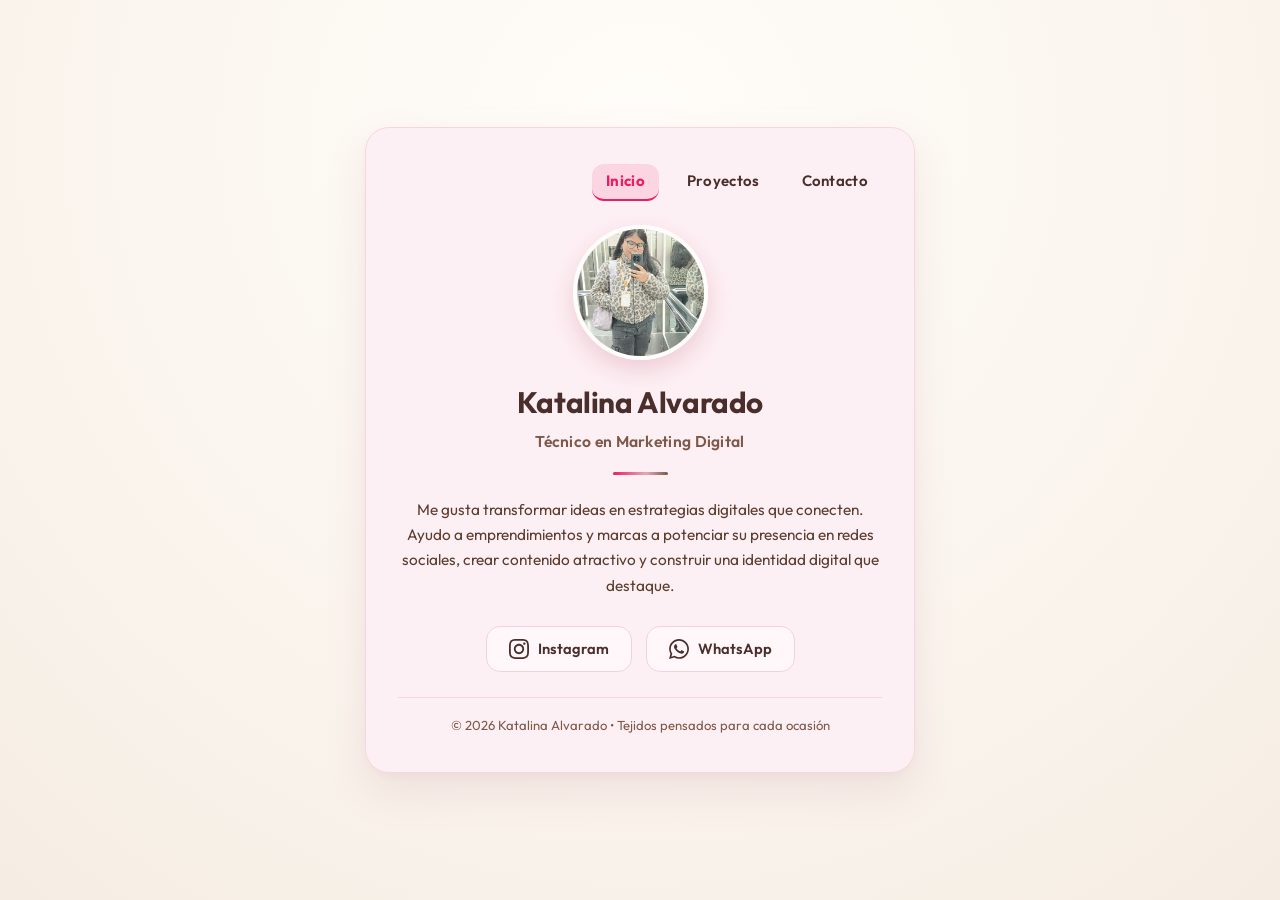
<file: index.html>
<!DOCTYPE html>
<html lang="es">

<head>
    <meta charset="UTF-8">
    <meta name="viewport" content="width=device-width, initial-scale=1.0">
    <title>Katalina Alvarado | Portafolio Marketing Digital</title>
    <!-- Vinculación del archivo CSS externo compartido -->
    <link rel="stylesheet" href="css/style.css">
    <!-- Tipografía desde Google Fonts (Outfit) -->
    <link rel="preconnect" href="https://fonts.googleapis.com">
    <link rel="preconnect" href="https://fonts.gstatic.com" crossorigin>
    <link href="https://fonts.googleapis.com/css2?family=Outfit:wght@300;400;500;600;700&display=swap" rel="stylesheet">
    <!-- Librería AOS (Animate On Scroll) - Hoja de Estilos -->
    <link rel="stylesheet" href="https://unpkg.com/aos@next/dist/aos.css">
</head>

<body>

    <!-- CONTENEDOR CENTRAL (TARJETA) -->
    <!-- Solucionado con la guía de HTML/CSS: Maquetación semántica y atributos AOS -->
    <main class="card" data-aos="fade-up" data-aos-duration="800">

        <!-- 1. Encabezado y Menú de Navegación Común -->
        <header class="main-header">
            <nav class="nav-menu" aria-label="Navegación principal">
                <a href="index.html" class="active">Inicio</a>
                <a href="proyectos.html">Proyectos</a>
                <a href="contacto.html">Contacto</a>
            </nav>
        </header>

        <!-- 2. Sección de Perfil y Presentación -->
        <section class="profile-info">
            <!-- Avatar Circular -->
            <div class="avatar-container" data-aos="zoom-in" data-aos-delay="200">
                <img src="img/avatar.jpg" alt="Fotografía de Katalina Alvarado" class="avatar-img">
            </div>

            <!-- Jerarquía de Textos y Títulos -->
            <h1 class="name">Katalina Alvarado</h1>
            <p class="subtitle">Técnico en Marketing Digital</p>

            <hr class="divider">

            <p class="bio">
                Me gusta transformar ideas en estrategias digitales que conecten. Ayudo a emprendimientos y marcas
                a potenciar su presencia en redes sociales, crear contenido atractivo y construir una identidad digital
                que
                destaque.
            </p>
        </section>

        <!-- 3. Botones de Enlace a Redes Sociales con Iconos SVG y Efecto Hover/Brillo -->
        <section class="social-section" aria-label="Enlaces sociales">
            <div class="social-links" data-aos="fade-up" data-aos-delay="300">
                <a href="https://www.instagram.com/kataatejidos" target="_blank" rel="noopener noreferrer"
                    class="btn btn-instagram" title="Perfil de Instagram">
                    <svg class="social-icon" width="20" height="20" viewBox="0 0 24 24" fill="currentColor"
                        aria-hidden="true">
                        <path
                            d="M12 2.163c3.204 0 3.584.012 4.85.07 3.252.148 4.771 1.691 4.919 4.919.058 1.265.069 1.645.069 4.849 0 3.205-.012 3.584-.069 4.849-.149 3.225-1.664 4.771-4.919 4.919-1.266.058-1.644.07-4.85.07-3.204 0-3.584-.012-4.849-.07-3.26-.149-4.771-1.699-4.919-4.92-.058-1.265-.07-1.644-.07-4.849 0-3.204.013-3.583.07-4.849.149-3.227 1.664-4.771 4.919-4.919 1.266-.057 1.645-.069 4.849-.069zm0-2.163c-3.259 0-3.667.014-4.947.072-4.358.2-6.78 2.618-6.98 6.98-.059 1.281-.073 1.689-.073 4.948 0 3.259.014 3.668.072 4.948.2 4.358 2.618 6.78 6.98 6.98 1.281.058 1.689.072 4.948.072 3.259 0 3.668-.014 4.948-.072 4.354-.2 6.782-2.618 6.979-6.98.059-1.28.073-1.689.073-4.948 0-3.259-.014-3.667-.072-4.947-.196-4.354-2.617-6.78-6.979-6.98-1.281-.059-1.69-.073-4.949-.073zm0 5.838c-3.403 0-6.162 2.759-6.162 6.162s2.759 6.163 6.162 6.163 6.162-2.759 6.162-6.163c0-3.403-2.759-6.162-6.162-6.162zm0 10.162c-2.209 0-4-1.79-4-4 0-2.209 1.791-4 4-4s4 1.791 4 4c0 2.21-1.791 4-4 4zm6.406-11.845c-.796 0-1.441.645-1.441 1.44s.645 1.44 1.441 1.44c.795 0 1.439-.645 1.439-1.44s-.644-1.44-1.439-1.44z" />
                    </svg>
                    <span>Instagram</span>
                </a>
                <a href="https://web.whatsapp.com/" target="_blank" rel="noopener noreferrer" class="btn btn-whatsapp"
                    title="Contactar por WhatsApp">
                    <svg class="social-icon" width="20" height="20" viewBox="0 0 24 24" fill="currentColor"
                        aria-hidden="true">
                        <path
                            d="M.057 24l1.687-6.163c-1.041-1.804-1.588-3.849-1.587-5.946.003-6.556 5.338-11.891 11.893-11.891 3.181.001 6.167 1.24 8.413 3.488 2.245 2.248 3.481 5.236 3.48 8.414-.003 6.557-5.338 11.892-11.893 11.892-1.99-.001-3.951-.5-5.688-1.448l-6.305 1.654zm6.597-3.807c1.676.995 3.276 1.591 5.392 1.592 5.448 0 9.886-4.434 9.889-9.885.002-5.462-4.415-9.89-9.881-9.892-5.452 0-9.887 4.434-9.889 9.884-.001 2.225.651 3.891 1.746 5.634l-.999 3.648 3.742-.981zm11.387-5.464c-.074-.124-.272-.198-.57-.347-.297-.149-1.758-.868-2.031-.967-.272-.099-.47-.149-.669.149-.198.297-.768.967-.941 1.165-.173.198-.347.223-.644.074-.297-.149-1.255-.462-2.39-1.475-.883-.788-1.48-1.761-1.653-2.059-.173-.297-.018-.458.13-.606.134-.133.297-.347.446-.521.151-.172.2-.296.3-.495.099-.198.05-.372-.025-.521-.075-.148-.669-1.611-.916-2.206-.242-.579-.487-.501-.669-.51l-.57-.01c-.198 0-.52.074-.792.372s-1.04 1.016-1.04 2.479 1.065 2.876 1.213 3.074c.149.198 2.095 3.2 5.076 4.487.709.306 1.263.489 1.694.626.712.226 1.36.194 1.872.118.571-.085 1.758-.719 2.006-1.413.248-.695.248-1.29.173-1.414z" />
                    </svg>
                    <span>WhatsApp</span>
                </a>
            </div>
        </section>

        <!-- 4. Pie de Página Semántico -->
        <footer class="main-footer">
            <p>&copy; 2026 Katalina Alvarado &bull; Tejidos pensados para cada ocasión</p>
        </footer>

    </main>

    <!-- Librería AOS (Animate On Scroll) - Script de Inicialización -->
    <script src="https://unpkg.com/aos@next/dist/aos.js"></script>
    <script>
        AOS.init({
            duration: 800,
            once: true
        });
    </script>

</body>

</html>
</file>
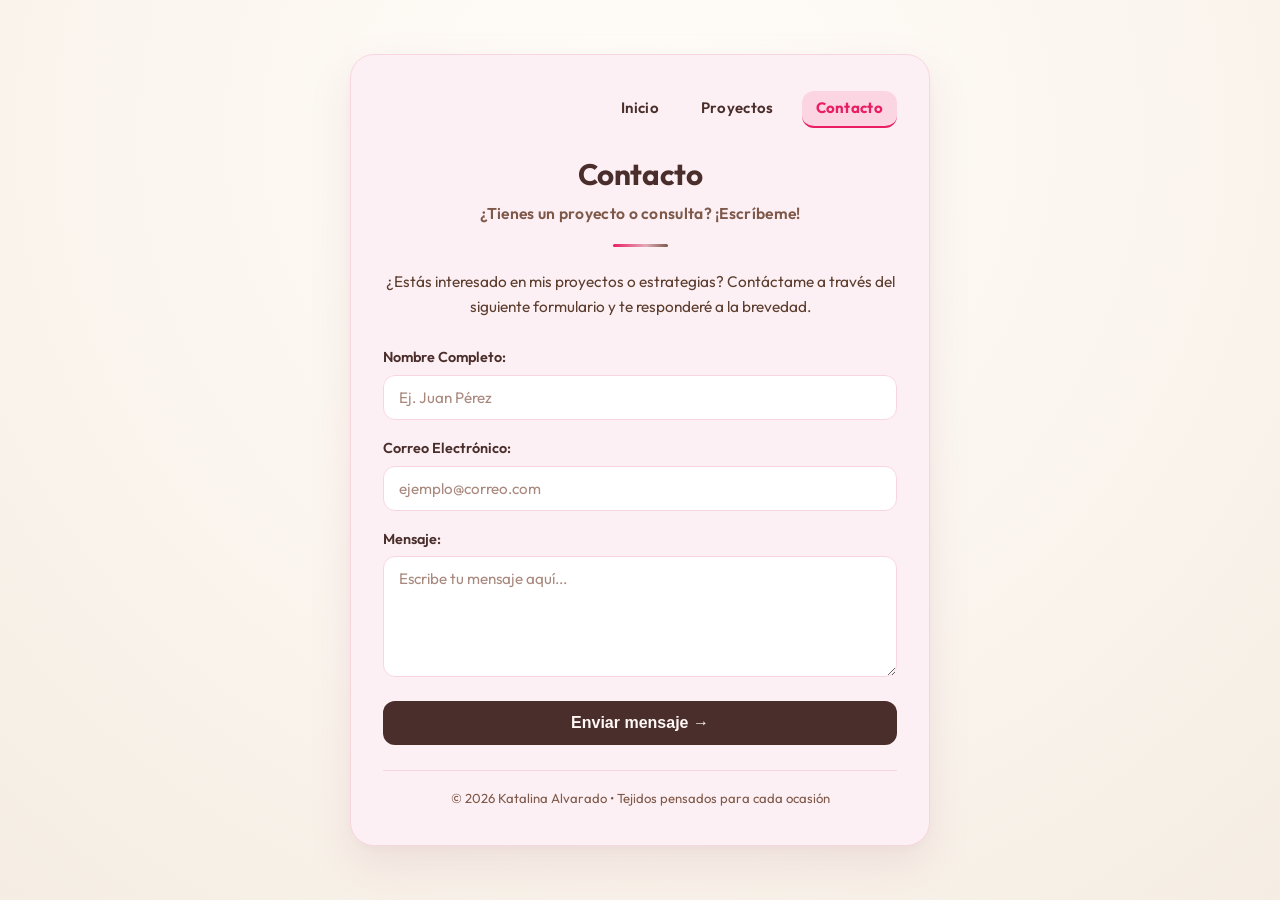
<file: contacto.html>
<!DOCTYPE html>
<html lang="es">

<head>
    <meta charset="UTF-8">
    <meta name="viewport" content="width=device-width, initial-scale=1.0">
    <title>Contacto | Katalina Alvarado</title>
    <!-- Vinculación del archivo CSS externo compartido -->
    <link rel="stylesheet" href="css/style.css">
    <!-- Tipografía desde Google Fonts (Outfit) -->
    <link rel="preconnect" href="https://fonts.googleapis.com">
    <link rel="preconnect" href="https://fonts.gstatic.com" crossorigin>
    <link href="https://fonts.googleapis.com/css2?family=Outfit:wght@300;400;500;600;700&display=swap" rel="stylesheet">
    <!-- Librería AOS (Animate On Scroll) - Hoja de Estilos -->
    <link rel="stylesheet" href="https://unpkg.com/aos@next/dist/aos.css">
</head>

<body>

    <!-- CONTENEDOR CENTRAL DE CONTACTO (CARD ADAPTABLE) -->
    <!-- Solucionado con la guía de HTML/CSS: Formulario accesible con validación nativa -->
    <main class="card card-contact" data-aos="fade-up" data-aos-duration="800">

        <!-- 1. Encabezado y Menú de Navegación Común -->
        <header class="main-header">
            <nav class="nav-menu" aria-label="Navegación principal">
                <a href="index.html">Inicio</a>
                <a href="proyectos.html">Proyectos</a>
                <a href="contacto.html" class="active">Contacto</a>
            </nav>
        </header>

        <!-- 2. Sección del Formulario de Contacto -->
        <section class="contact-section">
            <h1 class="name">Contacto</h1>
            <p class="subtitle">¿Tienes un proyecto o consulta? ¡Escríbeme!</p>
            <hr class="divider">

            <p class="bio">
                ¿Estás interesado en mis proyectos o estrategias? Contáctame a través del siguiente formulario y te
                responderé a la brevedad.
            </p>

            <form action="#" method="POST" class="contact-form" data-aos="fade-up" data-aos-delay="150">
                <div class="form-group">
                    <label for="username">Nombre Completo:</label>
                    <input type="text" id="username" name="username" placeholder="Ej. Juan Pérez" required
                        autocomplete="name">
                </div>

                <div class="form-group">
                    <label for="email">Correo Electrónico:</label>
                    <input type="email" id="email" name="email" placeholder="ejemplo@correo.com" required
                        autocomplete="email">
                </div>

                <div class="form-group">
                    <label for="message">Mensaje:</label>
                    <textarea id="message" name="message" rows="5" placeholder="Escribe tu mensaje aquí..."
                        required></textarea>
                </div>

                <button type="submit" class="btn-submit" data-aos="zoom-in" data-aos-delay="250">
                    Enviar mensaje &rarr;
                </button>
            </form>
        </section>

        <!-- 3. Pie de Página Semántico -->
        <footer class="main-footer">
            <p>&copy; 2026 Katalina Alvarado &bull; Tejidos pensados para cada ocasión</p>
        </footer>

    </main>

    <!-- Librería AOS (Animate On Scroll) - Script de Inicialización -->
    <script src="https://unpkg.com/aos@next/dist/aos.js"></script>
    <script>
        AOS.init({
            duration: 800,
            once: true
        });
    </script>

</body>

</html>
</file>
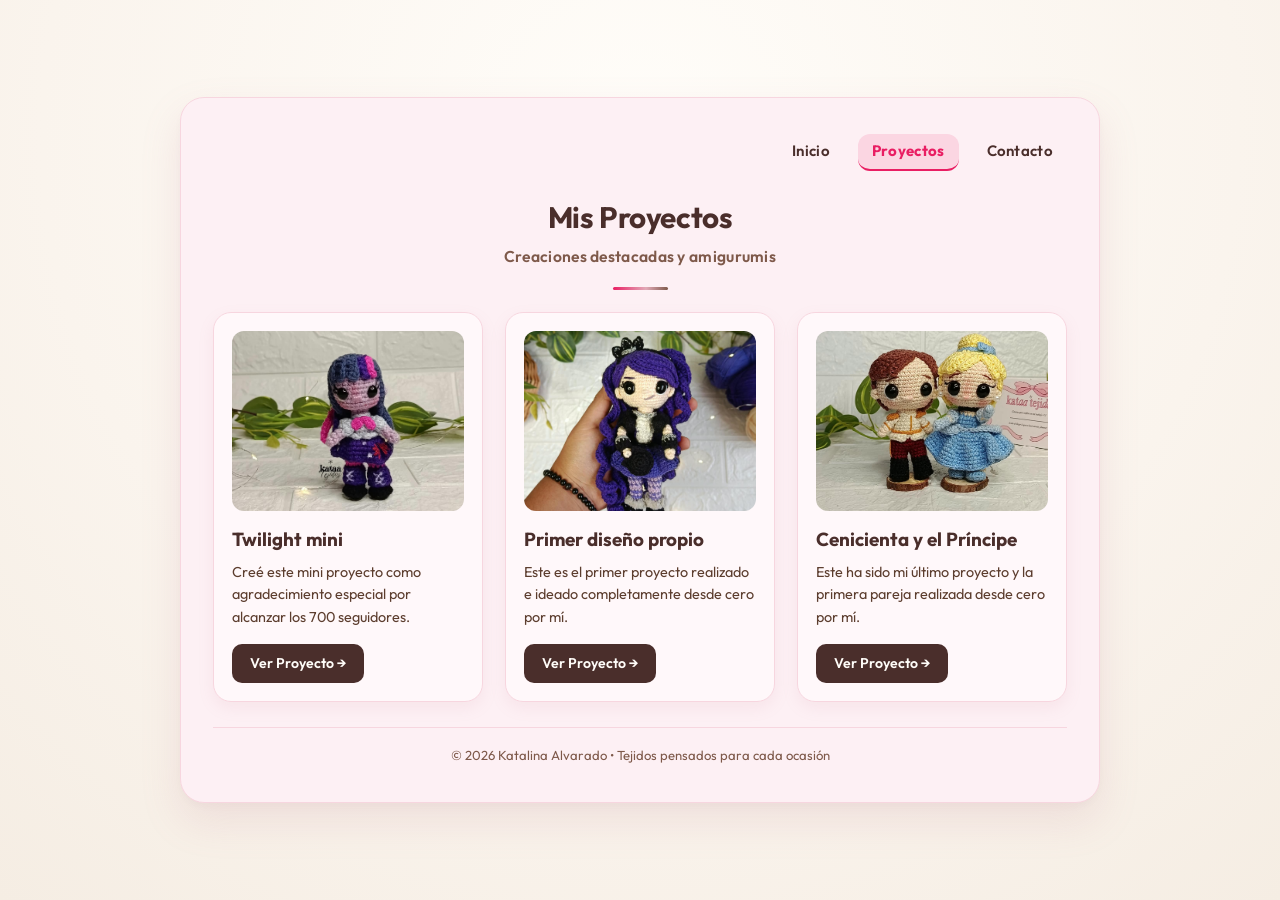
<file: proyectos.html>
<!DOCTYPE html>
<html lang="es">

<head>
    <meta charset="UTF-8">
    <meta name="viewport" content="width=device-width, initial-scale=1.0">
    <title>Proyectos | Katalina Alvarado</title>
    <!-- Vinculación del archivo CSS externo compartido -->
    <link rel="stylesheet" href="css/style.css">
    <!-- Tipografía desde Google Fonts (Outfit) -->
    <link rel="preconnect" href="https://fonts.googleapis.com">
    <link rel="preconnect" href="https://fonts.gstatic.com" crossorigin>
    <link href="https://fonts.googleapis.com/css2?family=Outfit:wght@300;400;500;600;700&display=swap" rel="stylesheet">
    <!-- Librería AOS (Animate On Scroll) - Hoja de Estilos -->
    <link rel="stylesheet" href="https://unpkg.com/aos@next/dist/aos.css">
</head>

<body>

    <!-- CONTENEDOR CENTRAL DE PROYECTOS (CARD ADAPTABLE) -->
    <!-- Solucionado con la guía de HTML/CSS: Contenedor con ancho óptimo para grillas responsivas -->
    <main class="card card-wide" data-aos="fade-up" data-aos-duration="800">

        <!-- 1. Encabezado y Menú de Navegación Común -->
        <header class="main-header">
            <nav class="nav-menu" aria-label="Navegación principal">
                <a href="index.html">Inicio</a>
                <a href="proyectos.html" class="active">Proyectos</a>
                <a href="contacto.html">Contacto</a>
            </nav>
        </header>

        <!-- 2. Sección Principal de Proyectos -->
        <section class="projects-section">
            <h1 class="name">Mis Proyectos</h1>
            <p class="subtitle">Creaciones destacadas y amigurumis</p>
            <hr class="divider">

            <!-- Cuadrícula Responsiva de Proyectos (1 columna en celular, 3 en escritorio) -->
            <div class="projects-grid">

                <!-- Proyecto 1 -->
                <article class="project-card" data-aos="fade-up" data-aos-delay="100">
                    <div class="project-img-container">
                        <img src="img/proyecto1.jpg" alt="Amigurumi Twilight mini tejido a crochet" class="project-img">
                    </div>
                    <div class="project-info">
                        <h3 class="project-name">Twilight mini</h3>
                        <p class="project-desc">Creé este mini proyecto como agradecimiento especial por alcanzar los
                            700 seguidores.</p>
                        <a href="https://www.instagram.com/kataatejidos" target="_blank" rel="noopener noreferrer"
                            class="btn btn-project">
                            Ver Proyecto &rarr;
                        </a>
                    </div>
                </article>

                <!-- Proyecto 2 -->
                <article class="project-card" data-aos="fade-up" data-aos-delay="200">
                    <div class="project-img-container">
                        <img src="img/proyecto2.jpg"
                            alt="Muñeco amigurumi tejido correspondiente al primer diseño propio de la autora"
                            class="project-img">
                    </div>
                    <div class="project-info">
                        <h3 class="project-name">Primer diseño propio</h3>
                        <p class="project-desc">Este es el primer proyecto realizado e ideado completamente desde cero
                            por mí.</p>
                        <a href="https://www.instagram.com/kataatejidos" target="_blank" rel="noopener noreferrer"
                            class="btn btn-project">
                            Ver Proyecto &rarr;
                        </a>
                    </div>
                </article>

                <!-- Proyecto 3 -->
                <article class="project-card" data-aos="fade-up" data-aos-delay="300">
                    <div class="project-img-container">
                        <img src="img/proyecto3.jpg" alt="Pareja de amigurumis tejidos de Cenicienta y el Príncipe"
                            class="project-img">
                    </div>
                    <div class="project-info">
                        <h3 class="project-name">Cenicienta y el Príncipe</h3>
                        <p class="project-desc">Este ha sido mi último proyecto y la primera pareja realizada desde cero
                            por mí.</p>
                        <a href="https://www.instagram.com/kataatejidos" target="_blank" rel="noopener noreferrer"
                            class="btn btn-project">
                            Ver Proyecto &rarr;
                        </a>
                    </div>
                </article>

            </div>
        </section>

        <!-- 3. Pie de Página Semántico -->
        <footer class="main-footer">
            <p>&copy; 2026 Katalina Alvarado &bull; Tejidos pensados para cada ocasión</p>
        </footer>

    </main>

    <!-- Librería AOS (Animate On Scroll) - Script de Inicialización -->
    <script src="https://unpkg.com/aos@next/dist/aos.js"></script>
    <script>
        AOS.init({
            duration: 800,
            once: true
        });
    </script>

</body>

</html>
</file>
<file: css/style.css>
/* ==========================================================================
   1. VARIABLES CSS - PALETA DE COLOR Y EFECTOS (REGLA 60-30-10)
   ========================================================================== */
:root {
    /* Fondo crema claro (60% Color Dominante) */
    --bg-cream: #FAF5EE;
    --bg-cream-gradient: radial-gradient(circle at 50% 15%, #FFFDF9 0%, #FAF4ED 60%, #F5EDE3 100%);

    /* Cuadro central rosado claro suave */
    --card-pink: #FDF0F4;
    --card-pink-border: #F7D6DF;
    --card-pink-inner: #FFF8FA;
    --card-shadow: 0 18px 40px rgba(194, 126, 146, 0.16), 0 4px 12px rgba(0, 0, 0, 0.03);

    /* Textos color café (30% Estructural) */
    --text-coffee: #4A2E2B;        /* Café oscuro para nombres y títulos */
    --text-coffee-body: #5C3D2E;   /* Café intermedio para biografía y textos */
    --text-coffee-muted: #7E594A;  /* Café suave para subtítulos y detalles */
    --divider-color: #E2AAB7;      /* Línea separadora */

    /* Acento rosado fuerte con brillo (10% Acento) */
    --pink-strong: #E91E63;
    --pink-glow: rgba(233, 30, 99, 0.7);
    --pink-glow-spread: 0 0 12px rgba(233, 30, 99, 0.7), 0 0 24px rgba(233, 30, 99, 0.35);

    /* Colores de brillo para redes sociales */
    --social-bg: #FFF7F9;
    --social-border: #F2D2DC;
    --instagram-color: #E1306C;
    --instagram-glow: 0 0 15px rgba(225, 48, 108, 0.75), 0 0 28px rgba(225, 48, 108, 0.4);
    --whatsapp-color: #25D366;
    --whatsapp-glow: 0 0 15px rgba(37, 211, 102, 0.75), 0 0 28px rgba(37, 211, 102, 0.4);
}

/* ==========================================================================
   2. RESET Y ESTILOS GENERALES
   ========================================================================== */
* {
    margin: 0;
    padding: 0;
    box-sizing: border-box;
}

html {
    scroll-behavior: smooth;
}

body {
    font-family: 'Outfit', -apple-system, BlinkMacSystemFont, 'Segoe UI', Roboto, sans-serif;
    background-color: var(--bg-cream);
    background-image: var(--bg-cream-gradient);
    color: var(--text-coffee-body);
    min-height: 100vh;
    display: flex;
    justify-content: center;
    align-items: center;
    padding: 30px 15px;
    overflow-x: hidden; /* Previene scroll horizontal */
    line-height: 1.5;
}

a {
    color: var(--text-coffee);
    text-decoration: none;
    transition: all 0.3s ease;
}

/* ==========================================================================
   3. CONTENEDOR CENTRAL RESPONSIVO (CARD)
   ========================================================================== */
.card {
    background-color: var(--card-pink);
    border: 1.5px solid var(--card-pink-border);
    width: 92%;
    max-width: 550px;
    border-radius: 24px;
    box-shadow: var(--card-shadow);
    padding: 36px 32px;
    text-align: center;
    position: relative;
    transition: transform 0.3s ease, box-shadow 0.3s ease;
}

/* Variante ancha para proyectos */
.card-wide {
    max-width: 920px;
}

/* Variante para formulario de contacto */
.card-contact {
    max-width: 580px;
}

/* ==========================================================================
   4. ENCABEZADO Y MENÚ DE NAVEGACIÓN
   ========================================================================== */
.main-header {
    margin-bottom: 24px;
}

.nav-menu {
    display: flex;
    justify-content: flex-end;
    gap: 14px;
    flex-wrap: wrap;
}

.nav-menu a {
    text-decoration: none;
    color: var(--text-coffee);
    font-size: 0.94rem;
    font-weight: 600;
    padding: 6px 14px;
    border-radius: 12px;
    letter-spacing: 0.3px;
    transition: all 0.3s ease;
}

.nav-menu a:hover {
    color: var(--pink-strong);
    background-color: rgba(233, 30, 99, 0.08);
    text-shadow: 0 0 10px var(--pink-glow);
}

.nav-menu a.active {
    color: var(--pink-strong);
    background-color: rgba(233, 30, 99, 0.12);
    font-weight: 700;
    border-bottom: 2px solid var(--pink-strong);
}

/* ==========================================================================
   5. PERFIL, AVATAR Y TIPOGRAFÍA (INICIO)
   ========================================================================== */
.profile-info {
    margin-bottom: 12px;
}

.avatar-container {
    width: 135px;
    height: 135px;
    margin: 0 auto 20px auto;
    border-radius: 50%;
    overflow: hidden;
    border: 4px solid #FFFDFB;
    box-shadow: 0 10px 25px rgba(205, 120, 145, 0.3);
    transition: transform 0.3s ease, box-shadow 0.3s ease;
}

.avatar-container:hover {
    transform: scale(1.04);
    box-shadow: 0 12px 28px rgba(233, 30, 99, 0.35);
}

.avatar-img {
    width: 100%;
    height: 100%;
    object-fit: cover;
    display: block;
}

.name, h1 {
    font-size: 1.85rem;
    font-weight: 700;
    color: var(--text-coffee);
    margin-bottom: 6px;
    letter-spacing: -0.4px;
}

.subtitle {
    font-size: 0.98rem;
    color: var(--text-coffee-muted);
    font-weight: 600;
    margin-bottom: 18px;
    letter-spacing: 0.3px;
}

.divider {
    width: 55px;
    height: 3px;
    background: linear-gradient(90deg, #E91E63 0%, var(--divider-color) 60%, var(--text-coffee-muted) 100%);
    border: none;
    border-radius: 3px;
    margin: 0 auto 22px auto;
}

.bio {
    font-size: 0.96rem;
    line-height: 1.65;
    color: var(--text-coffee-body);
    margin-bottom: 28px;
}

/* ==========================================================================
   6. BOTONES SOCIALES E ICONOS
   ========================================================================== */
.social-links {
    display: flex;
    justify-content: center;
    gap: 14px;
    flex-wrap: wrap;
    margin-bottom: 12px;
}

.btn {
    display: inline-flex;
    align-items: center;
    justify-content: center;
    gap: 9px;
    padding: 11px 22px;
    border-radius: 14px;
    text-decoration: none;
    font-weight: 600;
    font-size: 0.92rem;
    color: var(--text-coffee);
    background-color: var(--social-bg);
    border: 1.5px solid var(--social-border);
    transition: all 0.3s cubic-bezier(0.25, 0.8, 0.25, 1);
    cursor: pointer;
}

.btn .social-icon {
    display: inline-flex;
    align-items: center;
    justify-content: center;
    color: var(--text-coffee);
    fill: currentColor;
    transition: all 0.3s ease;
}

.btn:hover {
    color: var(--pink-strong);
    border-color: var(--pink-strong);
    background-color: #FFFFFF;
    box-shadow: 0 0 15px rgba(233, 30, 99, 0.5);
    transform: translateY(-3px);
}

.btn-instagram:hover {
    color: var(--instagram-color);
    border-color: var(--instagram-color);
    background-color: #FFFFFF;
    box-shadow: var(--instagram-glow);
}

.btn-instagram:hover .social-icon {
    color: var(--instagram-color);
    fill: var(--instagram-color);
    filter: drop-shadow(0 0 6px rgba(225, 48, 108, 0.6));
}

.btn-whatsapp:hover {
    color: #1FAF59;
    border-color: var(--whatsapp-color);
    background-color: #FFFFFF;
    box-shadow: var(--whatsapp-glow);
}

.btn-whatsapp:hover .social-icon {
    color: var(--whatsapp-color);
    fill: var(--whatsapp-color);
    filter: drop-shadow(0 0 6px rgba(37, 211, 102, 0.6));
}

/* ==========================================================================
   7. PÁGINA DE PROYECTOS (CUADRÍCULA RESPONSIVA)
   ========================================================================== */
.projects-section {
    width: 100%;
}

.projects-grid {
    display: grid;
    grid-template-columns: repeat(3, 1fr);
    gap: 22px;
    margin-top: 15px;
    margin-bottom: 10px;
}

.project-card {
    background-color: var(--card-pink-inner);
    border: 1.5px solid var(--card-pink-border);
    border-radius: 18px;
    padding: 18px;
    text-align: left;
    display: flex;
    flex-direction: column;
    box-shadow: 0 6px 16px rgba(194, 126, 146, 0.1);
    transition: transform 0.3s ease, box-shadow 0.3s ease, border-color 0.3s ease;
}

.project-card:hover {
    transform: translateY(-6px);
    box-shadow: 0 14px 28px rgba(233, 30, 99, 0.2);
    border-color: #F0BDCB;
}

.project-img-container {
    width: 100%;
    height: 180px;
    overflow: hidden;
    border-radius: 12px;
    background-color: #F5EAEF;
    margin-bottom: 14px;
}

.project-img {
    width: 100%;
    height: 100%;
    object-fit: cover;
    display: block;
    transition: transform 0.4s ease;
}

.project-card:hover .project-img {
    transform: scale(1.06);
}

.project-info {
    display: flex;
    flex-direction: column;
    flex-grow: 1;
}

.project-name {
    font-size: 1.18rem;
    color: var(--text-coffee);
    margin-bottom: 8px;
    font-weight: 700;
}

.project-desc {
    font-size: 0.9rem;
    color: var(--text-coffee-body);
    line-height: 1.55;
    margin-bottom: 16px;
    flex-grow: 1;
}

.btn-project {
    align-self: flex-start;
    font-size: 0.88rem;
    padding: 9px 18px;
    border-radius: 10px;
    background-color: var(--text-coffee);
    color: #FFFDF9;
    border: none;
    font-weight: 600;
    transition: all 0.3s ease;
}

.btn-project:hover {
    background-color: var(--pink-strong);
    color: #FFFFFF;
    box-shadow: 0 0 15px rgba(233, 30, 99, 0.6);
    transform: translateY(-2px);
}

/* ==========================================================================
   8. FORMULARIO DE CONTACTO
   ========================================================================== */
.contact-section {
    width: 100%;
}

.contact-form {
    display: flex;
    flex-direction: column;
    gap: 18px;
    text-align: left;
    margin-top: 15px;
    margin-bottom: 10px;
}

.form-group {
    display: flex;
    flex-direction: column;
    gap: 6px;
}

.form-group label {
    font-size: 0.9rem;
    font-weight: 600;
    color: var(--text-coffee);
}

.form-group input,
.form-group textarea {
    width: 100%;
    padding: 12px 15px;
    border: 1.5px solid var(--card-pink-border);
    border-radius: 12px;
    font-family: inherit;
    font-size: 0.95rem;
    color: var(--text-coffee);
    background-color: #FFFFFF;
    outline: none;
    transition: all 0.3s ease;
}

.form-group input:focus,
.form-group textarea:focus {
    border-color: var(--pink-strong);
    box-shadow: 0 0 10px rgba(233, 30, 99, 0.35);
}

.form-group input::placeholder,
.form-group textarea::placeholder {
    color: #A9897E;
}

.form-group textarea {
    resize: vertical;
    min-height: 110px;
}

.btn-submit {
    background-color: var(--text-coffee);
    color: #FFF8F6;
    border: none;
    padding: 13px 25px;
    border-radius: 12px;
    font-size: 1rem;
    font-weight: 600;
    cursor: pointer;
    transition: all 0.3s cubic-bezier(0.25, 0.8, 0.25, 1);
    margin-top: 6px;
    width: 100%;
}

.btn-submit:hover {
    background-color: var(--pink-strong);
    color: #FFFFFF;
    box-shadow: 0 0 18px rgba(233, 30, 99, 0.7), 0 0 30px rgba(233, 30, 99, 0.35);
    transform: translateY(-2px);
}

/* ==========================================================================
   9. PIE DE PÁGINA SEMÁNTICO
   ========================================================================== */
.main-footer {
    margin-top: 25px;
    padding-top: 18px;
    border-top: 1px solid var(--card-pink-border);
    font-size: 0.82rem;
    color: var(--text-coffee-muted);
}

/* ==========================================================================
   10. MEDIA QUERIES (RESPONSIVE DESIGN PARA MÓVILES)
   ========================================================================== */
@media (max-width: 768px) {
    body {
        padding: 15px 10px;
    }

    .card {
        width: 95%;
        padding: 26px 18px;
        margin: 10px auto;
    }

    .nav-menu {
        justify-content: center;
        gap: 8px;
        margin-bottom: 20px;
    }

    .nav-menu a {
        padding: 5px 11px;
        font-size: 0.88rem;
    }

    /* La cuadrícula de proyectos pasa a 1 sola columna en celular */
    .projects-grid {
        grid-template-columns: 1fr;
        gap: 18px;
    }

    .project-img-container {
        height: 200px;
    }

    .social-links {
        flex-direction: column;
        width: 100%;
    }

    .social-links .btn {
        justify-content: center;
        width: 100%;
    }

    .name, h1 {
        font-size: 1.6rem;
    }

    .form-group input,
    .form-group textarea {
        font-size: 16px; /* Previene zoom automático en iOS */
    }
}
</file>
